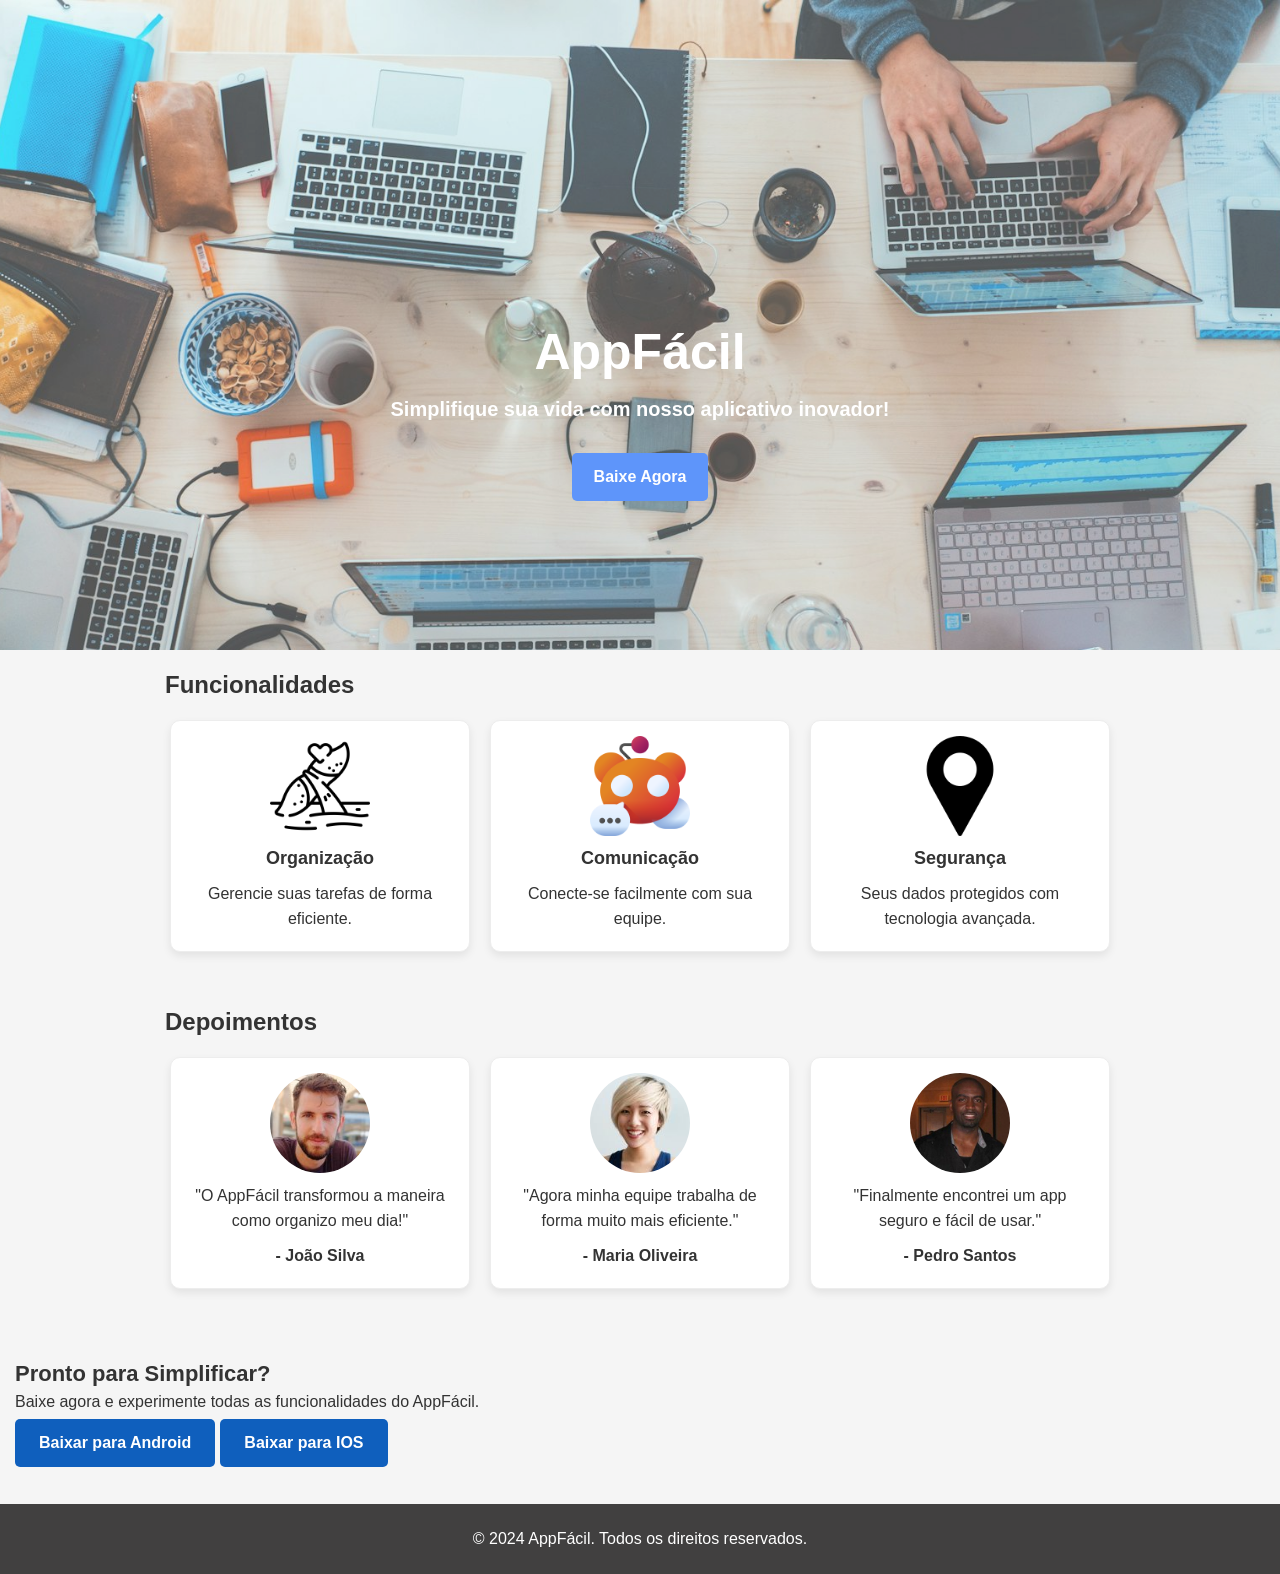
<file: index.html>
<!DOCTYPE html>
<html lang="pt-BR">
<head>
    <meta charset="UTF-8">
    <meta name="viewport" content="width=device-width, initial-scale=1.0">
    <title>AppFácil</title>
    <link rel="stylesheet" href="css/estilo.css">
</head>
<body>
    <div class="parallax1">  
        <div class="caption">   
            <h1>AppFácil</h1>
            <p>Simplifique sua vida com nosso aplicativo inovador!</p>                      
            <span class="border">Baixe Agora</span>            
        </div>         
    </div>

    <div class="parallax2">
        <div class="caption2">
            <h1>Funcionalidades</h1>

            <div class = "cartao">
                <img src="img/org.png" class="icone" alt="Organização">
                <h3>Organização</h3>
                <p>Gerencie suas tarefas de forma eficiente.</p>
            </div>

            <div class = "cartao">
                <img src="img/com.png" class="icone" alt="Comunicação">
                <h3>Comunicação</h3>
                <p>Conecte-se facilmente com sua equipe.</p>
            </div>

            <div class = "cartao">
                <img src="img/seg.png" class="icone" alt="Segurança">
                <h3>Segurança</h3>
                <p>Seus dados protegidos com tecnologia avançada.</p>
            </div>

        </div> 
    </div>

    <div class="parallax2 depoimentos">
     <div class="caption2">
            <h1>Depoimentos</h1>

            <div class = "cartao">
                <img src="img/joao.jpg" class="icone2" alt="Joao">
                <p>"O AppFácil transformou a maneira como organizo meu dia!"</p>
                <p><b>- João Silva</b></p>                
            </div>

            <div class = "cartao">
                <img src="img/maria.jpg" class="icone2" alt="Maria">
                <p>"Agora minha equipe trabalha de forma muito mais eficiente."</p>
                <p><b>- Maria Oliveira</b></p>  
            </div>

            <div class = "cartao">
                <img src="img/pedro.jpg" class="icone2" alt="Pedro">
                <p>"Finalmente encontrei um app seguro e fácil de usar."</p>
                <p><b>- Pedro Santos</b></p> 
            </div>

        </div>
    </div>

    <div class="parallax3">
        <div class="caption3">
            <p class="titulo-final">Pronto para Simplificar?</p>
            <p>Baixe agora e experimente todas as funcionalidades do AppFácil.</p>

            <div class="botoes">
                <span class="border2">Baixar para Android</span>
                <span class="border2">Baixar para IOS</span>
            </div>
        </div>
    </div>

    <footer>
        <p> © 2024 AppFácil. Todos os direitos reservados.</p>
    </footer>        
</body>
</html>
</file>
<file: css/estilo.css>
html, body {
    margin: 0;
    padding: 0;
    font-family: Arial, Helvetica, sans-serif;
    color: #333;
}

.parallax1 {
    position: relative;
    height: 650px;

    background-image: url("../img/capa.jpg");
    background-attachment: fixed;
    background-position: center;
    background-repeat: no-repeat;
    background-size: cover;

    opacity: 0.80;
}

.caption {
    position: absolute;
    left: 0;
    top: 50%;
    width: 100%;    

    text-align: center;
    color: white;
    font-weight: bold;
}

.caption h1 {
    margin: 0 0 15px 0;
    font-size: 50px;
    line-height: 1.1;
}

.caption p {
    margin: 0 0 30px 0;
    font-size: 20px;
    line-height: 1.4;
}

.caption span.border {
    display: inline-block;

    background-color: #367bfa;
    color: white;

    padding: 14px 22px;

    font-size: 16px;
    line-height: 20px;

    border-radius: 5px;
}

.parallax2 {
    position: relative;

    min-height: 330px;
    padding: 20px 15px 35px;

    box-sizing: border-box;

    background-color: #f5f5f5;
}

.caption2 {
    width: 100%;
    max-width: 950px;

    margin: 0 auto;

    display: flex;
    flex-wrap: wrap;

    justify-content: center;
    align-items: flex-start;

    gap: 20px;

    box-sizing: border-box;
}

.caption2 h1 {
    flex-basis: 100%;

    width: 100%;
    margin: 0;

    color: #333;

    font-size: 24px;
    line-height: 30px;
    font-weight: bold;

    text-align: left;
}

.cartao {
    box-sizing: border-box;

    width: 300px;
    min-height: 220px;

    padding: 15px 20px;

    background-color: #fff;

    border: 1px solid #ededed;
    border-radius: 10px;

    text-align: center;

    box-shadow: 0 4px 8px rgba(0, 0, 0, 0.08);

    display: flex;
    flex-direction: column;

    align-items: center;
    justify-content: flex-start;
}

.cartao img {
    width: 100px;
    height: 100px;

    object-fit: contain;

    margin-bottom: 5px;
}

.cartao h3 {
    margin: 5px 0;

    color: #333;

    font-size: 18px;
    line-height: 25px;
}

.cartao p {
    margin: 5px 0;

    color: #333;

    font-size: 16px;
    line-height: 25px;
    font-weight: normal;
}

.depoimentos {
    min-height: 330px;
}

.icone2 {
    width: 80px;
    height: 80px;

    margin-bottom: 10px;

    border-radius: 50%;
    object-fit: cover;
}

.parallax3 {
    position: relative;

    min-height: 180px;
    padding: 35px 15px;

    box-sizing: border-box;

    background-color: #f5f5f5;
}

.caption3 {
    width: 100%;
    max-width: 1290px;

    margin: 0 auto;

    color: #333;

    display: flex;
    flex-wrap: wrap;

    justify-content: flex-start;
    align-items: flex-start;

    box-sizing: border-box;
}

.caption3 p {
    flex-basis: 100%;

    margin: 0;

    font-size: 16px;
    line-height: 25px;
    font-weight: normal;
}

.caption3 .titulo-final {
    font-size: 22px;
    line-height: 30px;
    font-weight: bold;
}

.botoes {
    display: flex;
    flex-wrap: wrap;
    gap: 5px;

    margin-top: 5px;
}

.caption3 span.border2 {
    display: inline-block;

    background-color: #0f5fbd;
    color: white;

    padding: 14px 24px;

    font-size: 16px;
    line-height: 20px;
    font-weight: bold;

    border-radius: 5px;
}

footer {
    height: 70px;

    background-color: rgb(65, 64, 64);
    color: white;

    display: flex;
    justify-content: center;
    align-items: center;

    text-align: center;
}

footer p {
    margin: 0;
    font-size: 16px;
}
</file>
